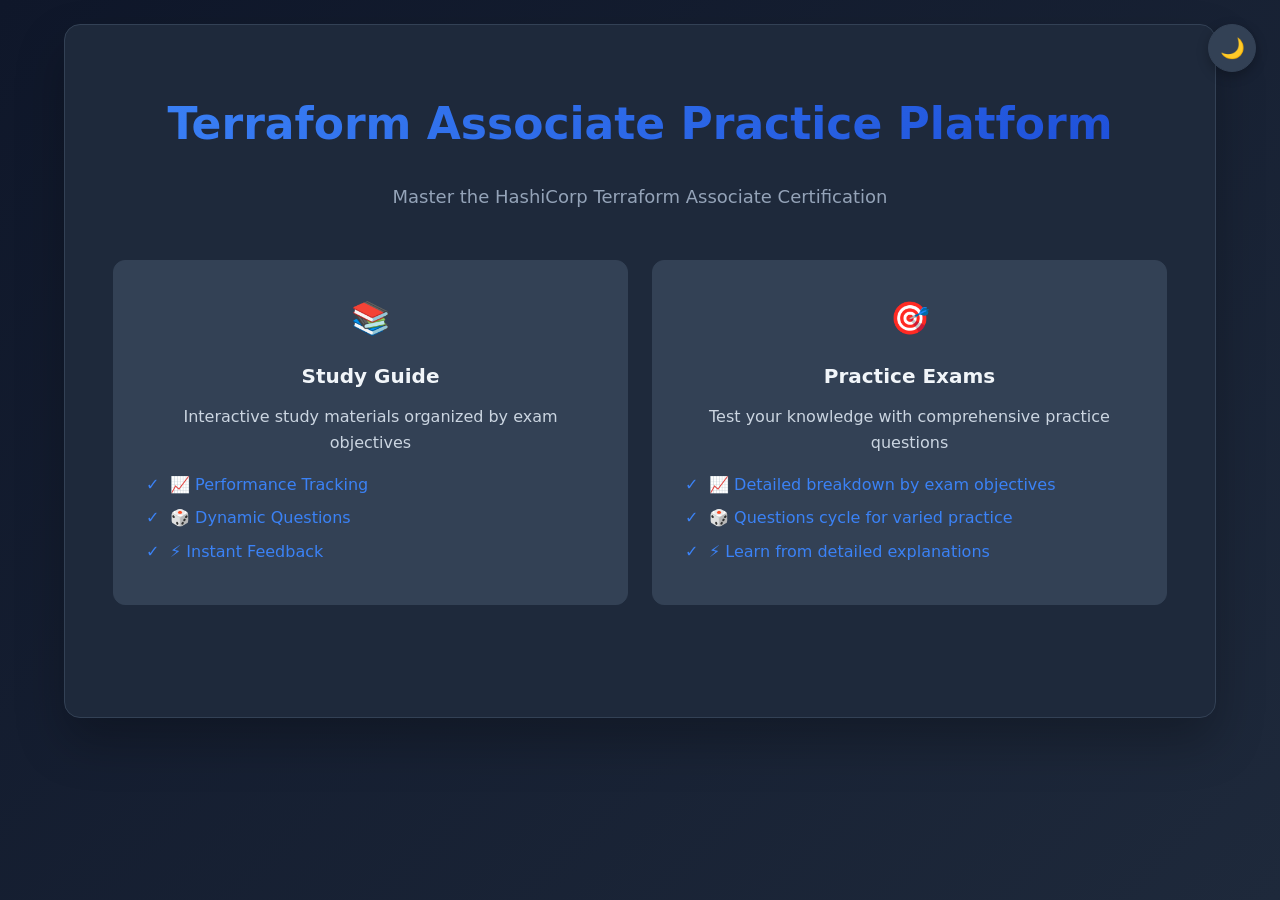
<file: index.html>
<!DOCTYPE html>
<html lang="en">
<head>
    <meta charset="UTF-8">
    <meta name="viewport" content="width=device-width, initial-scale=1.0, maximum-scale=5.0, user-scalable=yes">
    <title>Terraform Associate Practice Platform</title>
    <link rel="stylesheet" href="styles.css">
</head>
<body>
    <div class="container">
        <!-- Theme Toggle -->
        <div class="theme-toggle-container">
            <button class="theme-toggle" onclick="toggleTheme()" aria-label="Toggle theme">
                <span class="theme-icon">🌙</span>
            </button>
        </div>

        <!-- Welcome Screen -->
        <div class="screen active" id="welcome-screen">
            <div class="welcome-content">
                <h1>Terraform Associate Practice Platform</h1>
                <p class="subtitle">Master the HashiCorp Terraform Associate Certification</p>

                <div class="mode-selection">
                    <div class="mode-card" onclick="showStudyGuide()">
                        <div class="mode-icon">📚</div>
                        <h3>Study Guide</h3>
                        <p>Interactive study materials organized by exam objectives</p>
                        <ul>
                            <li>📈 Performance Tracking</li>
                            <li>🎲 Dynamic Questions</li>
                            <li>⚡ Instant Feedback</li>
                        </ul>
                    </div>

                    <div class="mode-card" onclick="showExamOptions()">
                        <div class="mode-icon">🎯</div>
                        <h3>Practice Exams</h3>
                        <p>Test your knowledge with comprehensive practice questions</p>
                        <ul>
                            <li>📈 Detailed breakdown by exam objectives</li>
                            <li>🎲 Questions cycle for varied practice</li>
                            <li>⚡ Learn from detailed explanations</li>
                        </ul>
                    </div>
                </div>
            </div>
        </div>

        <!-- Study Guide Screen -->
        <div class="screen" id="study-guide-screen">
            <div class="study-header">
                <button class="btn-back" onclick="goHome()">← Back to Home</button>
                <h1>Terraform Associate Study Guide</h1>
                <p>Comprehensive study materials for all 9 exam objectives</p>
            </div>

            <div class="objectives-grid" id="objectives-grid">
                <!-- Objectives will be populated by JavaScript -->
            </div>
        </div>

        <!-- Objective Detail Screen -->
        <div class="screen" id="objective-detail-screen">
            <div class="objective-header">
                <button class="btn-back" onclick="showStudyGuide()">← Back to Study Guide</button>
                <div class="objective-title" id="objective-title"></div>
                <div class="objective-description" id="objective-description"></div>
            </div>

            <div class="objective-content" id="objective-content">
                <!-- Content will be populated by JavaScript -->
            </div>

            <!-- Study Guide Navigation -->
            <div class="study-navigation">
                <button class="btn-nav" id="prev-objective-btn" onclick="navigateObjective('prev')" disabled>
                    ← Previous Objective
                </button>
                <div class="navigation-info">
                    <span class="objective-counter" id="objective-counter">Objective 1 of 9</span>
                    <div class="keyboard-hint">Use ← → arrow keys to navigate</div>
                </div>
                <button class="btn-nav" id="next-objective-btn" onclick="navigateObjective('next')">
                    Next Objective →
                </button>
            </div>

            <div class="objective-actions">
                <button class="btn-secondary" onclick="startObjectiveExam()">Practice Questions for This Objective</button>
            </div>
        </div>

        <!-- Exam Options Screen -->
        <div class="screen" id="exam-options-screen">
            <div class="exam-options-header">
                <button class="btn-back" onclick="goHome()">← Back to Home</button>
                <h1>Practice Exam Options</h1>
                <p>Choose your preferred exam format</p>
            </div>

            <div class="exam-types">
                <div class="exam-type-card" onclick="startFullExam()">
                    <div class="exam-icon">🏆</div>
                    <h3>Full Practice Exam</h3>
                    <p>57 questions covering all objectives - matches real exam format</p>
                    <div class="exam-details">
                        <span>60 minutes</span>
                        <span>Complete performance analysis</span>
                        <span>Real exam simulation</span>
                    </div>
                </div>

                <div class="exam-type-card" onclick="showCategoryExams()">
                    <div class="exam-icon">📋</div>
                    <h3>Category-based Exams</h3>
                    <p>Focus on specific exam objectives - untimed study mode</p>
                    <div class="exam-details">
                        <span>No time limit</span>
                        <span>Targeted practice</span>
                    </div>
                </div>
            </div>
        </div>

        <!-- Category Exams Screen -->
        <div class="screen" id="category-exams-screen">
            <div class="category-header">
                <button class="btn-back" onclick="showExamOptions()">← Back to Exam Options</button>
                <h1>Category-based Practice Exams</h1>
                <p>Select an objective to practice specific topics</p>
            </div>

            <div class="category-grid" id="category-grid">
                <!-- Categories will be populated by JavaScript -->
            </div>
        </div>

        <!-- Exam Screen -->
        <div class="screen" id="exam-screen">
            <div class="exam-header">
                <button class="btn-back" onclick="exitExam()">← Exit Exam</button>
                <div class="exam-progress">
                    <div class="progress-info">
                        <span id="questionCounter">Question 1 of 30</span>
                        <span id="timer">60:00</span>
                    </div>
                    <div class="progress-bar">
                        <div class="progress-fill" id="progressFill"></div>
                    </div>
                </div>
            </div>

            <div class="question-container">
                <div class="question-header">
                    <div class="question-meta">
                        <span class="difficulty-badge" id="difficultyBadge">Medium</span>
                        <span class="objective-badge" id="objectiveBadge">Objective 3</span>
                    </div>
                </div>

                <div class="question-content">
                    <h2 id="questionText">Question will appear here</h2>
                    <div class="code-block" id="codeBlock" style="display: none;">
                        <pre><code id="codeContent"></code></pre>
                    </div>
                </div>

                <div class="options-container" id="optionsContainer">
                    <!-- Options will be populated by JavaScript -->
                </div>

                <div class="question-actions">
                    <button class="btn-secondary" onclick="previousQuestion()">← Previous</button>
                    <button class="btn-primary" onclick="nextQuestion()">Next →</button>
                </div>
            </div>
        </div>

        <!-- Results Screen -->
        <div class="screen" id="results-screen">
            <div class="results-header">
                <h1>Exam Complete!</h1>
                <div class="score-display">
                    <div class="score-circle">
                        <span class="score-percentage" id="scorePercentage">0%</span>
                        <span class="score-text">Score</span>
                    </div>
                </div>
            </div>

            <div class="results-content">
                <div class="results-summary">
                    <div class="summary-card">
                        <h3>Overall Performance</h3>
                        <div class="performance-stats" id="performanceStats">
                            <!-- Stats will be populated by JavaScript -->
                        </div>
                    </div>

                    <div class="summary-card">
                        <h3>Performance by Objective</h3>
                        <div class="objective-breakdown" id="objectiveBreakdown">
                            <!-- Breakdown will be populated by JavaScript -->
                        </div>
                    </div>
                </div>

                <div class="results-actions">
                    <button class="btn-primary" onclick="reviewAnswers()">Review Answers</button>
                    <button class="btn-secondary" onclick="startNewExam()">Take Another Exam</button>
                    <button class="btn-secondary" onclick="goHome()">Back to Home</button>
                </div>
            </div>
        </div>

        <!-- Review Screen -->
        <div class="screen" id="review-screen">
            <div class="review-header">
                <button class="btn-back" onclick="showResults()">← Back to Results</button>
                <h1>Answer Review</h1>
                <div class="review-navigation">
                    <button class="btn-nav" onclick="previousReviewQuestion()">← Previous</button>
                    <span id="reviewCounter">Question 1 of 30</span>
                    <button class="btn-nav" onclick="nextReviewQuestion()">Next →</button>
                </div>
            </div>

            <div class="review-content">
                <div class="review-question">
                    <div class="question-meta">
                        <span class="difficulty-badge" id="reviewDifficultyBadge">Medium</span>
                        <span class="objective-badge" id="reviewObjectiveBadge">Objective 3</span>
                        <span class="result-badge" id="resultBadge">Correct</span>
                    </div>

                    <h2 id="reviewQuestionText">Question will appear here</h2>
                    <div class="code-block" id="reviewCodeBlock" style="display: none;">
                        <pre><code id="reviewCodeContent"></code></pre>
                    </div>

                    <div class="answer-comparison">
                        <div class="answer-section">
                            <h4>Your Answer:</h4>
                            <div class="answer-option user-answer" id="userAnswer">Option A</div>
                        </div>

                        <div class="answer-section">
                            <h4>Correct Answer:</h4>
                            <div class="answer-option correct-answer" id="correctAnswer">Option B</div>
                        </div>
                    </div>

                    <div class="explanation-section">
                        <h4>Explanation:</h4>
                        <p id="answerExplanation">Detailed explanation will appear here</p>
                    </div>
                </div>
            </div>
        </div>
    </div>

    <script src="questions_categorized.js"></script>
    <script src="script.js"></script>
</body>
</html>
</file>
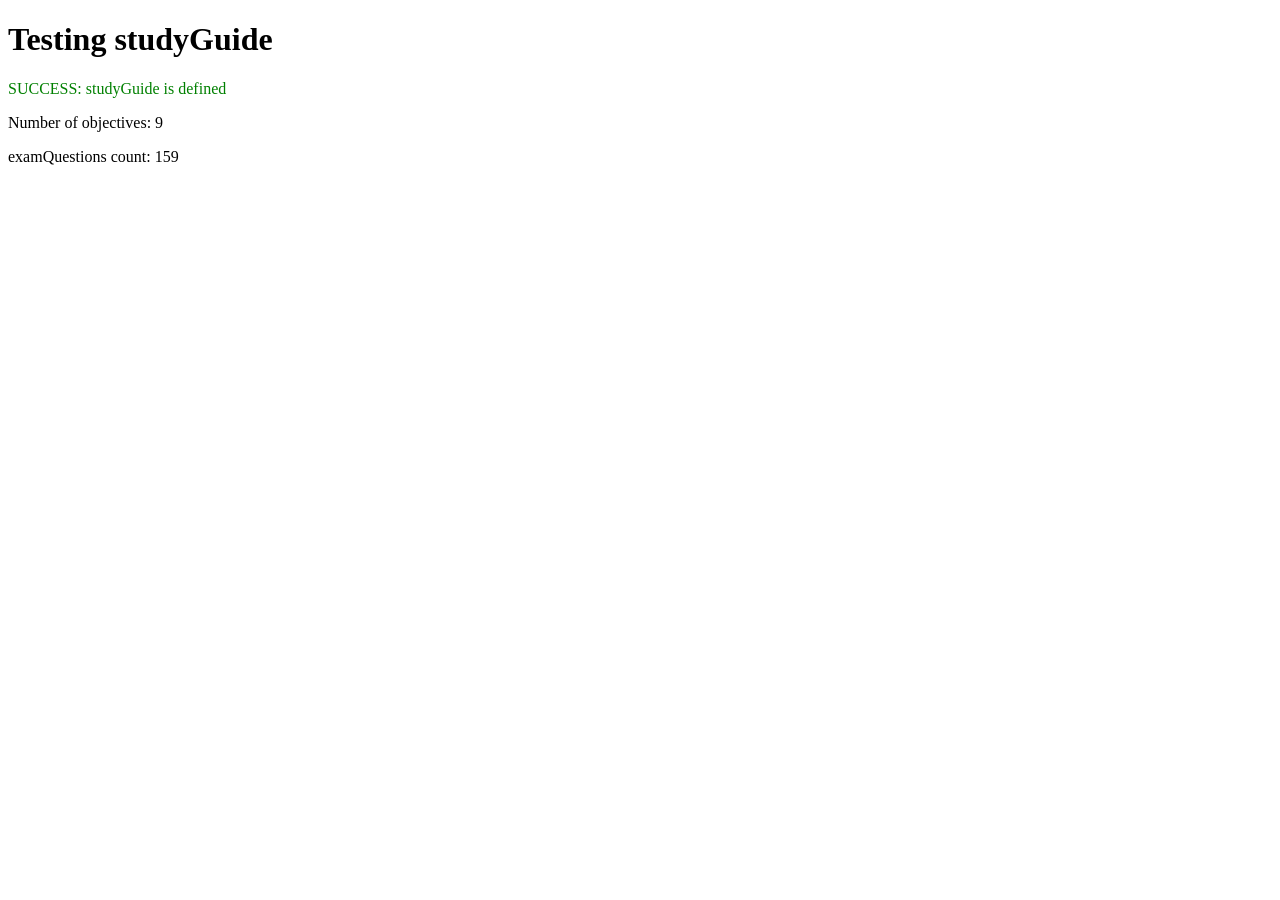
<file: test.html>
<!DOCTYPE html>
<html>
<head>
    <title>Test studyGuide</title>
</head>
<body>
    <h1>Testing studyGuide</h1>
    <div id="result"></div>
    
    <script src="questions_categorized.js"></script>
    <script>
        const resultDiv = document.getElementById('result');
        
        if (typeof studyGuide === 'undefined') {
            resultDiv.innerHTML = '<p style="color: red;">ERROR: studyGuide is not defined</p>';
        } else {
            resultDiv.innerHTML = '<p style="color: green;">SUCCESS: studyGuide is defined</p>';
            resultDiv.innerHTML += '<p>Number of objectives: ' + Object.keys(studyGuide).length + '</p>';
            resultDiv.innerHTML += '<p>examQuestions count: ' + examQuestions.length + '</p>';
        }
    </script>
</body>
</html>
</file>
<file: styles.css>
/* Modern Terraform Practice Platform Styles */

:root {
    /* Dark theme (default) - Modern dark UI principles */
    --bg-primary: linear-gradient(135deg, #0f172a 0%, #1e293b 100%);
    --bg-card: #1e293b;
    --bg-card-elevated: #334155;
    --bg-welcome: #1e293b;
    --bg-mode-card: #334155;
    --text-primary: #f1f5f9;
    --text-secondary: #cbd5e1;
    --text-tertiary: #94a3b8;
    --text-dark: #1e293b;
    --text-muted: #64748b;
    --border-color: #334155;
    --border-hover: #475569;
    --accent-primary: #3b82f6;
    --accent-secondary: #1d4ed8;
    --success: #10b981;
    --warning: #f59e0b;
    --error: #ef4444;
    --shadow: rgba(0, 0, 0, 0.25);
}

[data-theme="light"] {
    /* Light theme */
    --bg-primary: linear-gradient(135deg, #f8fafc 0%, #e2e8f0 100%);
    --bg-card: #ffffff;
    --bg-card-elevated: #ffffff;
    --bg-welcome: #ffffff;
    --bg-mode-card: #ffffff;
    --text-primary: #1e293b;
    --text-secondary: #475569;
    --text-tertiary: #64748b;
    --text-dark: #1e293b;
    --text-muted: #64748b;
    --border-color: #e2e8f0;
    --border-hover: #cbd5e1;
    --accent-primary: #3b82f6;
    --accent-secondary: #1d4ed8;
    --success: #16a34a;
    --warning: #d97706;
    --error: #dc2626;
    --shadow: rgba(0, 0, 0, 0.1);
}

* {
    margin: 0;
    padding: 0;
    box-sizing: border-box;
}

html {
    /* Improve scrolling performance on mobile */
    -webkit-overflow-scrolling: touch;
    /* Better font rendering on mobile */
    -webkit-text-size-adjust: 100%;
    -ms-text-size-adjust: 100%;
}

/* Improved text scaling for mobile devices */
@media (max-width: 480px) {
    html {
        font-size: 16px; /* Prevent iOS zoom on form focus */
    }

    /* Improve text legibility on small screens */
    .question-text {
        font-size: 1.15rem;
        line-height: 1.4;
    }

    .option-label {
        font-size: 0.95rem;
        line-height: 1.3;
    }

    /* Ensure code blocks are readable on mobile */
    .code-block {
        font-size: 0.8rem;
        overflow-x: auto;
        -webkit-overflow-scrolling: touch;
    }

    .code-block pre {
        padding: 1rem;
        white-space: pre;
        word-wrap: normal;
    }
}

body {
    font-family: 'Inter', -apple-system, BlinkMacSystemFont, 'Segoe UI', system-ui, sans-serif;
    background: var(--bg-primary);
    min-height: 100vh;
    color: var(--text-primary);
    line-height: 1.6;
    transition: background 0.3s ease, color 0.3s ease;
    -webkit-font-smoothing: antialiased;
    -moz-osx-font-smoothing: grayscale;
    /* Prevent zoom on double tap on iOS */
    touch-action: manipulation;
    /* Improve text rendering on mobile */
    text-rendering: optimizeLegibility;
}

.container {
    max-width: 1200px;
    margin: 0 auto;
    padding: 24px;
    /* Ensure content doesn't touch edges on very small screens */
    min-height: 100vh;
    position: relative;
    /* Handle iPhone safe area insets */
    padding-left: max(24px, env(safe-area-inset-left));
    padding-right: max(24px, env(safe-area-inset-right));
    padding-top: max(24px, env(safe-area-inset-top));
    padding-bottom: max(24px, env(safe-area-inset-bottom));
}

/* Theme Toggle Styles */
.theme-toggle-container {
    position: fixed;
    top: max(24px, env(safe-area-inset-top, 24px));
    right: max(24px, env(safe-area-inset-right, 24px));
    z-index: 1000;
}

.theme-toggle {
    background: var(--bg-card-elevated);
    border: 1px solid var(--border-color);
    border-radius: 50%;
    width: 48px;
    height: 48px;
    display: flex;
    align-items: center;
    justify-content: center;
    cursor: pointer;
    transition: all 0.3s ease;
    box-shadow: 0 4px 12px var(--shadow);
}

.theme-toggle:hover {
    border-color: var(--border-hover);
    transform: scale(1.05);
    box-shadow: 0 6px 20px var(--shadow);
    background: var(--bg-card);
}

.theme-icon {
    font-size: 1.25rem;
    transition: transform 0.3s ease;
}

.theme-toggle:hover .theme-icon {
    transform: rotate(15deg);
}

/* Screen Management */
.screen {
    display: none;
    animation: fadeIn 0.3s ease-out;
}

.screen.active {
    display: block;
}

@keyframes fadeIn {
    from { opacity: 0; transform: translateY(16px); }
    to { opacity: 1; transform: translateY(0); }
}

/* Welcome Screen Styles */
.welcome-content {
    text-align: center;
    background: var(--bg-welcome);
    border-radius: 16px;
    padding: 4rem 3rem;
    box-shadow: 0 24px 48px var(--shadow);
    border: 1px solid var(--border-color);
    transition: all 0.3s ease;
}

.welcome-content h1 {
    font-size: 2.75rem;
    font-weight: 800;
    margin-bottom: 1.5rem;
    background: linear-gradient(135deg, var(--accent-primary), var(--accent-secondary));
    -webkit-background-clip: text;
    -webkit-text-fill-color: transparent;
    background-clip: text;
    color: var(--text-primary);
}

.subtitle {
    font-size: 1.125rem;
    color: var(--text-tertiary);
    margin-bottom: 3rem;
    font-weight: 400;
}

.mode-selection {
    display: grid;
    grid-template-columns: repeat(auto-fit, minmax(320px, 1fr));
    gap: 1.5rem;
    margin-bottom: 3rem;
}

.mode-card {
    background: var(--bg-mode-card);
    border-radius: 12px;
    padding: 2rem;
    cursor: pointer;
    transition: all 0.2s ease;
    border: 1px solid var(--border-color);
    position: relative;
    overflow: hidden;
    /* Enhanced touch interaction */
    -webkit-tap-highlight-color: transparent;
    user-select: none;
    /* Minimum touch target size */
    min-height: 200px;
}

.mode-card::before {
    content: '';
    position: absolute;
    top: 0;
    left: 0;
    right: 0;
    height: 3px;
    background: linear-gradient(90deg, var(--accent-primary), var(--accent-secondary));
    transform: scaleX(0);
    transition: transform 0.2s ease;
}

.mode-card:hover::before {
    transform: scaleX(1);
}

.mode-card:hover {
    transform: translateY(-2px);
    box-shadow: 0 12px 24px var(--shadow);
    border-color: var(--border-hover);
    background: var(--bg-card-elevated);
}

.mode-icon {
    font-size: 2rem;
    margin-bottom: 1rem;
    color: var(--accent-primary);
}

.mode-card h3 {
    font-size: 1.25rem;
    font-weight: 600;
    margin-bottom: 0.75rem;
    color: var(--text-primary);
}

.mode-card p {
    color: var(--text-secondary);
    margin-bottom: 1rem;
    line-height: 1.6;
}

.mode-card ul {
    list-style: none;
    text-align: left;
}

.mode-card li {
    color: var(--accent-primary);
    margin-bottom: 0.5rem;
    position: relative;
    padding-left: 1.5rem;
}

.mode-card li::before {
    content: '✓';
    position: absolute;
    left: 0;
    color: var(--accent-primary);
    font-weight: bold;
}

.exam-info {
    display: grid;
    grid-template-columns: repeat(auto-fit, minmax(250px, 1fr));
    gap: 1.5rem;
    margin-top: 2rem;
}

.info-card {
    background: var(--bg-card);
    border-radius: 12px;
    padding: 1.5rem;
    border: 1px solid var(--border-color);
    transition: all 0.3s ease;
    box-shadow: 0 4px 12px var(--shadow);
}

.info-card:hover {
    transform: translateY(-2px);
    border-color: var(--border-hover);
    box-shadow: 0 8px 25px var(--shadow);
    background: var(--bg-card-elevated);
}

.info-card h3 {
    color: var(--text-primary);
    margin-bottom: 0.5rem;
    font-size: 1.1rem;
    font-weight: 600;
}

.info-card p {
    color: var(--text-secondary);
    font-size: 0.9rem;
}

/* Button Styles */
.btn-back {
    background: none;
    border: 2px solid #667eea;
    color: #667eea;
    padding: 0.75rem 1.5rem;
    border-radius: 8px;
    cursor: pointer;
    font-weight: 500;
    transition: all 0.3s ease;
    margin-bottom: 2rem;
}

.btn-back:hover {
    background: #667eea;
    color: white;
}

.btn-primary {
    background: linear-gradient(135deg, #3b82f6, #1d4ed8);
    color: white;
    border: none;
    padding: 0.875rem 1.75rem;
    border-radius: 8px;
    cursor: pointer;
    font-weight: 500;
    font-size: 0.95rem;
    transition: all 0.2s ease;
    margin: 0.25rem;
    box-shadow: 0 2px 4px rgba(59, 130, 246, 0.2);
    /* Enhanced mobile interaction */
    -webkit-tap-highlight-color: transparent;
    user-select: none;
    /* Minimum touch target size */
    min-height: 44px;
}

.btn-primary:hover {
    transform: translateY(-1px);
    box-shadow: 0 4px 12px rgba(59, 130, 246, 0.3);
    background: linear-gradient(135deg, #2563eb, #1e40af);
}

.btn-secondary {
    background: rgba(255, 255, 255, 0.95);
    color: #475569;
    border: 1px solid #cbd5e1;
    padding: 0.875rem 1.75rem;
    border-radius: 8px;
    cursor: pointer;
    font-weight: 500;
    font-size: 0.95rem;
    transition: all 0.2s ease;
    margin: 0.25rem;
}

.btn-secondary:hover {
    background: #f8fafc;
    border-color: #94a3b8;
    color: #334155;
    transform: translateY(-1px);
}

.btn-back {
    background: rgba(255, 255, 255, 0.9);
    color: #64748b;
    border: 1px solid #e2e8f0;
    padding: 0.5rem 1rem;
    border-radius: 6px;
    cursor: pointer;
    font-weight: 500;
    font-size: 0.875rem;
    transition: all 0.2s ease;
    margin-bottom: 1.5rem;
}

.btn-back:hover {
    background: white;
    color: #475569;
    border-color: #cbd5e1;
}

/* Study Guide Styles */
.study-header {
    text-align: center;
    margin-bottom: 3rem;
}

.study-header h1 {
    color: var(--text-primary);
    font-size: 2.5rem;
    margin-bottom: 1rem;
}

.study-header p {
    color: var(--text-secondary);
    font-size: 1.2rem;
}

.objectives-grid {
    display: grid;
    grid-template-columns: repeat(auto-fit, minmax(350px, 1fr));
    gap: 1.5rem;
}

.objective-card {
    background: var(--bg-card);
    border-radius: 16px;
    padding: 2rem;
    cursor: pointer;
    transition: all 0.3s ease;
    box-shadow: 0 4px 12px var(--shadow);
    border: 1px solid var(--border-color);
}

.objective-card:hover {
    transform: translateY(-5px);
    box-shadow: 0 15px 30px var(--shadow);
    background: var(--bg-card-elevated);
    border-color: var(--border-hover);
}

.objective-number {
    background: linear-gradient(135deg, var(--accent-primary), var(--accent-secondary));
    color: white;
    padding: 0.5rem 1rem;
    border-radius: 20px;
    font-size: 0.9rem;
    font-weight: 600;
    display: inline-block;
    margin-bottom: 1rem;
}

.objective-card h3 {
    font-size: 1.3rem;
    margin-bottom: 1rem;
    color: var(--text-primary);
    line-height: 1.4;
}

.objective-card p {
    color: var(--text-secondary);
    margin-bottom: 1rem;
    line-height: 1.6;
}

.topic-count {
    color: var(--accent-primary);
    font-weight: 500;
    font-size: 0.9rem;
}

/* Objective Detail Styles */
.objective-header {
    background: var(--bg-card);
    border-radius: 16px;
    padding: 2rem;
    margin-bottom: 2rem;
    box-shadow: 0 4px 12px var(--shadow);
    border: 1px solid var(--border-color);
}

.objective-title h1 {
    color: var(--text-primary);
    margin-bottom: 1rem;
}

.objective-description {
    color: var(--text-secondary);
    font-size: 1.1rem;
    line-height: 1.6;
}

.objective-content {
    background: var(--bg-card);
    border-radius: 16px;
    padding: 2rem;
    margin-bottom: 2rem;
    box-shadow: 0 4px 12px var(--shadow);
    border: 1px solid var(--border-color);
}

.content-section {
    margin-bottom: 3rem;
    padding-bottom: 2rem;
    border-bottom: 1px solid var(--border-color);
}

.content-section:last-child {
    border-bottom: none;
    margin-bottom: 0;
}

.content-section h3 {
    color: var(--text-primary);
    margin-bottom: 1rem;
    font-size: 1.4rem;
}

.content-section p {
    color: var(--text-secondary);
    line-height: 1.8;
    font-size: 1rem;
}

/* Formatted content styles */
.formatted-content {
    color: var(--text-secondary);
    line-height: 1.8;
    font-size: 1rem;
}

.formatted-content h4 {
    color: var(--text-primary);
    font-size: 1.2rem;
    font-weight: 600;
    margin: 1.5rem 0 0.8rem 0;
    text-transform: uppercase;
    letter-spacing: 0.5px;
}

.formatted-content h5 {
    color: var(--text-primary);
    font-size: 1.1rem;
    font-weight: 600;
    margin: 1.2rem 0 0.6rem 0;
    border-left: 3px solid var(--accent-primary);
    padding-left: 0.8rem;
}

.formatted-content h6 {
    color: var(--text-primary);
    font-size: 1rem;
    font-weight: 600;
    margin: 1rem 0 0.5rem 0;
    font-style: italic;
}

.formatted-content .example-block {
    background: var(--bg-card-elevated);
    border-left: 4px solid var(--success);
    padding: 1rem;
    margin: 1rem 0;
    border-radius: 0 8px 8px 0;
}

.formatted-content .analogy-block {
    background: var(--bg-card-elevated);
    border-left: 4px solid var(--warning);
    padding: 1rem;
    margin: 1rem 0;
    border-radius: 0 8px 8px 0;
    font-style: italic;
}

.formatted-content p {
    margin-bottom: 1rem;
}

.formatted-content ul {
    margin: 1rem 0;
    padding-left: 0;
}

.formatted-content li {
    margin: 0.5rem 0;
    padding-left: 1.5rem;
    position: relative;
    list-style: none;
}

.formatted-content li::before {
    content: "•";
    color: var(--accent-primary);
    font-weight: bold;
    position: absolute;
    left: 0;
}

.formatted-content ol {
    margin: 1rem 0;
    padding-left: 1.5rem;
}

.formatted-content ol li {
    list-style: decimal;
    padding-left: 0.5rem;
}

.formatted-content ol li::before {
    display: none;
}

.formatted-content code {
    background: var(--bg-card-elevated);
    color: var(--accent-primary);
    padding: 0.2rem 0.4rem;
    border-radius: 4px;
    font-family: 'Monaco', 'Menlo', monospace;
    font-size: 0.9rem;
}

.formatted-content pre {
    background: var(--bg-card-elevated);
    padding: 1rem;
    border-radius: 8px;
    margin: 1rem 0;
    overflow-x: auto;
    border: 1px solid var(--border-color);
}

.formatted-content pre code {
    background: none;
    padding: 0;
    color: var(--text-primary);
    font-size: 0.9rem;
    line-height: 1.5;
}

/* Study Guide Navigation */
.study-navigation {
    display: flex;
    justify-content: space-between;
    align-items: center;
    margin: 2rem 0;
    padding: 1.5rem;
    background: var(--bg-secondary);
    border-radius: 10px;
    border: 1px solid var(--border-color);
}

.btn-nav {
    background: var(--primary-color);
    color: white;
    border: none;
    padding: 0.75rem 1.5rem;
    border-radius: 6px;
    font-weight: 600;
    font-size: 0.9rem;
    cursor: pointer;
    transition: all 0.2s ease;
    min-width: 160px;
    display: flex;
    align-items: center;
    justify-content: center;
    gap: 0.5rem;
}

.btn-nav:hover:not(:disabled) {
    background: var(--primary-hover);
    transform: translateY(-1px);
}

.btn-nav:disabled {
    background: var(--bg-tertiary);
    color: var(--text-secondary);
    cursor: not-allowed;
    transform: none;
}

.objective-counter {
    font-weight: 600;
    color: var(--text-primary);
    font-size: 0.9rem;
    padding: 0.5rem;
    background: var(--bg-primary);
    border-radius: 6px;
    border: 1px solid var(--border-color);
}

.navigation-info {
    display: flex;
    flex-direction: column;
    align-items: center;
    gap: 0.5rem;
}

.keyboard-hint {
    font-size: 0.75rem;
    color: var(--text-secondary);
    font-style: italic;
    opacity: 0.8;
}

/* Mobile responsiveness for navigation */
@media (max-width: 768px) {
    .study-navigation {
        flex-direction: column;
        gap: 1rem;
        padding: 1rem;
    }
    
    .btn-nav {
        width: 100%;
        min-width: auto;
    }
    
    .navigation-info {
        order: -1;
        text-align: center;
    }
    
    .keyboard-hint {
        display: none; /* Hide keyboard hint on mobile */
    }
}

.objective-actions {
    text-align: center;
}

/* Exam Options Styles */
.exam-options-header {
    text-align: center;
    margin-bottom: 3rem;
}

.exam-options-header h1 {
    color: var(--text-primary);
    font-size: 2.5rem;
    margin-bottom: 1rem;
}

.exam-options-header p {
    color: var(--text-secondary);
    font-size: 1.2rem;
}

.exam-types {
    display: grid;
    grid-template-columns: repeat(auto-fit, minmax(400px, 1fr));
    gap: 2rem;
}

.exam-type-card {
    background: var(--bg-card);
    border-radius: 16px;
    padding: 2.5rem;
    cursor: pointer;
    transition: all 0.3s ease;
    box-shadow: 0 4px 12px var(--shadow);
    text-align: center;
    border: 1px solid var(--border-color);
}

.exam-type-card:hover {
    transform: translateY(-5px);
    box-shadow: 0 15px 30px var(--shadow);
    background: var(--bg-card-elevated);
    border-color: var(--border-hover);
}

.exam-icon {
    font-size: 4rem;
    margin-bottom: 1.5rem;
}

.exam-type-card h3 {
    font-size: 1.8rem;
    margin-bottom: 1rem;
    color: var(--text-primary);
}

.exam-type-card p {
    color: var(--text-secondary);
    margin-bottom: 1.5rem;
    font-size: 1.1rem;
}

.exam-details {
    display: flex;
    justify-content: center;
    gap: 1rem;
    flex-wrap: wrap;
}

.exam-details span {
    background: var(--bg-card-elevated);
    color: var(--accent-primary);
    padding: 0.5rem 1rem;
    border-radius: 20px;
    font-size: 0.9rem;
    font-weight: 500;
    border: 1px solid var(--border-color);
}

/* Category Exams Styles */
.category-header {
    text-align: center;
    margin-bottom: 3rem;
}

.category-header h1 {
    color: var(--text-primary);
    font-size: 2.5rem;
    margin-bottom: 1rem;
}

.category-header p {
    color: var(--text-secondary);
    font-size: 1.2rem;
}

.category-grid {
    display: grid;
    grid-template-columns: repeat(auto-fit, minmax(300px, 1fr));
    gap: 1.5rem;
}

.category-card {
    background: var(--bg-card);
    border-radius: 16px;
    padding: 2rem;
    cursor: pointer;
    transition: all 0.3s ease;
    box-shadow: 0 4px 12px var(--shadow);
    border: 1px solid var(--border-color);
}

.category-card:hover {
    transform: translateY(-5px);
    box-shadow: 0 15px 30px var(--shadow);
    background: var(--bg-card-elevated);
    border-color: var(--border-hover);
}

.category-number {
    background: linear-gradient(135deg, var(--accent-primary), var(--accent-secondary));
    color: white;
    padding: 0.5rem 1rem;
    border-radius: 20px;
    font-size: 0.9rem;
    font-weight: 600;
    display: inline-block;
    margin-bottom: 1rem;
}

.category-card h3 {
    font-size: 1.3rem;
    margin-bottom: 1rem;
    color: var(--text-primary);
    line-height: 1.4;
}

.category-stats {
    display: flex;
    gap: 1rem;
    justify-content: space-between;
}

.category-stats span {
    background: var(--bg-card-elevated);
    color: var(--accent-primary);
    padding: 0.4rem 0.8rem;
    border-radius: 16px;
    font-size: 0.9rem;
    font-weight: 500;
    border: 1px solid var(--border-color);
}

/* Exam Screen Styles */
.exam-header {
    background: var(--bg-card);
    border-radius: 16px;
    padding: 1.5rem;
    margin-bottom: 2rem;
    border: 1px solid var(--border-color);
    box-shadow: 0 8px 25px var(--shadow);
}

.exam-progress {
    display: flex;
    flex-direction: column;
    gap: 1rem;
}

.progress-info {
    display: flex;
    justify-content: space-between;
    align-items: center;
    color: var(--text-primary);
    font-weight: 500;
}

.progress-bar {
    background: var(--bg-card-elevated);
    border-radius: 10px;
    height: 8px;
    overflow: hidden;
    border: 1px solid var(--border-color);
}

.progress-fill {
    background: linear-gradient(135deg, var(--accent-primary), var(--accent-secondary));
    height: 100%;
    border-radius: 10px;
    transition: width 0.3s ease;
}

.question-container {
    background: var(--bg-card);
    border-radius: 16px;
    padding: 2rem;
    border: 1px solid var(--border-color);
    box-shadow: 0 8px 25px var(--shadow);
}

.question-meta {
    display: flex;
    gap: 1rem;
    margin-bottom: 2rem;
}

.difficulty-badge {
    padding: 0.4rem 1rem;
    border-radius: 20px;
    font-size: 0.9rem;
    font-weight: 600;
}

.difficulty-badge.easy {
    background: rgba(34, 197, 94, 0.2);
    color: var(--success);
    border: 1px solid rgba(34, 197, 94, 0.3);
}

.difficulty-badge.medium {
    background: rgba(251, 191, 36, 0.2);
    color: var(--warning);
    border: 1px solid rgba(251, 191, 36, 0.3);
}

.difficulty-badge.hard {
    background: rgba(239, 68, 68, 0.2);
    color: var(--error);
    border: 1px solid rgba(239, 68, 68, 0.3);
}

.objective-badge {
    background: rgba(59, 130, 246, 0.2);
    color: var(--accent-primary);
    border: 1px solid rgba(59, 130, 246, 0.3);
    padding: 0.4rem 1rem;
    border-radius: 20px;
    font-size: 0.9rem;
    font-weight: 600;
}

.question-content h2 {
    color: var(--text-primary);
    margin-bottom: 1.5rem;
    line-height: 1.6;
    font-size: 1.4rem;
    font-weight: 600;
}

.code-block {
    background: #2d3748;
    border-radius: 8px;
    padding: 1.5rem;
    margin: 1.5rem 0;
    overflow-x: auto;
}

.code-block pre {
    margin: 0;
    color: #e2e8f0;
    font-family: 'Monaco', 'Consolas', monospace;
    font-size: 0.9rem;
    line-height: 1.6;
}

.options-container {
    margin: 2rem 0;
}

.option {
    background: var(--bg-card-elevated);
    border: 1px solid var(--border-color);
    border-radius: 12px;
    padding: 1rem;
    margin-bottom: 1rem;
    cursor: pointer;
    transition: all 0.3s ease;
    display: flex;
    align-items: center;
    gap: 1rem;
    color: var(--text-primary);
    /* Enhanced mobile interaction */
    -webkit-tap-highlight-color: transparent;
    user-select: none;
    /* Minimum touch target size for mobile */
    min-height: 56px;
}

.option:hover {
    border-color: var(--accent-primary);
    background: var(--bg-card);
    transform: translateY(-1px);
    box-shadow: 0 4px 12px var(--shadow);
}

.option.selected {
    border-color: var(--accent-primary);
    background: var(--bg-card);
    color: var(--text-primary);
    box-shadow: 0 0 0 1px var(--accent-primary);
}

.option-letter {
    background: var(--accent-primary);
    color: white;
    width: 32px;
    height: 32px;
    border-radius: 50%;
    display: flex;
    align-items: center;
    justify-content: center;
    font-weight: 600;
    font-size: 0.9rem;
    flex-shrink: 0;
}

.option.selected .option-letter {
    background: var(--accent-secondary);
    color: white;
}

.option.correct-feedback {
    border-color: var(--success);
    background: rgba(16, 185, 129, 0.1);
    color: var(--text-primary);
}

.option.correct-feedback .option-letter {
    background: var(--success);
    color: white;
}

.option.incorrect-feedback {
    border-color: var(--error);
    background: rgba(239, 68, 68, 0.1);
    color: var(--text-primary);
}

.option.incorrect-feedback .option-letter {
    background: var(--error);
    color: white;
}

.option-text {
    flex: 1;
    line-height: 1.5;
}

.question-actions {
    display: flex;
    justify-content: space-between;
    margin-top: 2rem;
}

/* Results Screen Styles */
.results-header {
    text-align: center;
    margin-bottom: 3rem;
}

.results-header h1 {
    color: var(--text-primary);
    font-size: 3rem;
    margin-bottom: 2rem;
    font-weight: 700;
}

.score-display {
    margin-bottom: 2rem;
}

.score-circle {
    background: var(--bg-card);
    border: 2px solid var(--border-color);
    border-radius: 50%;
    width: 200px;
    height: 200px;
    display: flex;
    flex-direction: column;
    align-items: center;
    justify-content: center;
    margin: 0 auto;
    box-shadow: 0 15px 35px var(--shadow);
}

.score-percentage {
    font-size: 3rem;
    font-weight: 700;
    color: var(--accent-primary);
}

.score-text {
    color: var(--text-tertiary);
    font-weight: 500;
}

.results-content {
    background: var(--bg-card);
    border: 1px solid var(--border-color);
    border-radius: 16px;
    padding: 2rem;
    box-shadow: 0 8px 25px var(--shadow);
}

.results-summary {
    display: grid;
    grid-template-columns: repeat(auto-fit, minmax(400px, 1fr));
    gap: 2rem;
    margin-bottom: 2rem;
}

.summary-card {
    background: var(--bg-card-elevated);
    border: 1px solid var(--border-color);
    border-radius: 12px;
    padding: 1.5rem;
}

.summary-card h3 {
    color: var(--text-primary);
    margin-bottom: 1.5rem;
    font-size: 1.3rem;
}

.performance-stats {
    display: flex;
    flex-direction: column;
    gap: 1rem;
}

.stat-item {
    display: flex;
    justify-content: space-between;
    align-items: center;
    padding: 0.5rem 0;
}

.stat-label {
    color: #666;
}

.stat-value {
    font-weight: 600;
    color: #333;
}

.objective-breakdown {
    display: flex;
    flex-direction: column;
    gap: 1rem;
}

.objective-score {
    padding: 1rem;
    border-radius: 8px;
    background: white;
    border: 1px solid #e2e8f0;
}

.objective-info {
    display: flex;
    justify-content: space-between;
    align-items: center;
    margin-bottom: 0.5rem;
}

.objective-name {
    font-size: 0.9rem;
    color: #333;
    flex: 1;
}

.objective-score-text {
    font-weight: 600;
    color: #667eea;
}

.score-bar {
    background: #f0f0f0;
    border-radius: 4px;
    height: 6px;
    overflow: hidden;
    margin-bottom: 0.5rem;
}

.score-fill {
    background: linear-gradient(135deg, #667eea, #764ba2);
    height: 100%;
    border-radius: 4px;
    transition: width 0.3s ease;
}

.recommendation {
    font-size: 0.8rem;
    color: #666;
}

.results-actions {
    text-align: center;
    margin-top: 2rem;
}

/* Review Screen Styles */
.review-header {
    background: white;
    border-radius: 16px;
    padding: 1.5rem;
    margin-bottom: 2rem;
    box-shadow: 0 4px 12px rgba(0, 0, 0, 0.1);
}

.review-header h1 {
    color: #333;
    margin-bottom: 1rem;
}

.review-navigation {
    display: flex;
    justify-content: space-between;
    align-items: center;
}

.btn-nav {
    background: #667eea;
    color: white;
    border: none;
    padding: 0.5rem 1rem;
    border-radius: 8px;
    cursor: pointer;
    font-weight: 500;
}

.review-content {
    background: white;
    border-radius: 16px;
    padding: 2rem;
    box-shadow: 0 4px 12px rgba(0, 0, 0, 0.1);
}

.result-badge {
    padding: 0.4rem 1rem;
    border-radius: 20px;
    font-size: 0.9rem;
    font-weight: 600;
}

.result-badge.correct {
    background: #d4edda;
    color: #155724;
}

.result-badge.incorrect {
    background: #f8d7da;
    color: #721c24;
}

.answer-comparison {
    display: grid;
    grid-template-columns: repeat(auto-fit, minmax(250px, 1fr));
    gap: 1.5rem;
    margin: 2rem 0;
}

.answer-section h4 {
    color: #333;
    margin-bottom: 1rem;
}

.answer-option {
    padding: 1rem;
    border-radius: 8px;
    border: 2px solid #e2e8f0;
}

.correct-answer {
    border-color: #28a745;
    background: #d4edda;
    color: #155724;
}

.incorrect-answer {
    border-color: #dc3545;
    background: #f8d7da;
    color: #721c24;
}

.explanation-section {
    background: #f8f9ff;
    border-radius: 8px;
    padding: 1.5rem;
    margin-top: 2rem;
}

.explanation-section h4 {
    color: #333;
    margin-bottom: 1rem;
}

.explanation-section p {
    color: #666;
    line-height: 1.6;
}

/* Instant Feedback Styles */
.instant-explanation {
    background: var(--bg-card-elevated);
    border: 1px solid var(--border-color);
    border-radius: 12px;
    padding: 1.5rem;
    margin-top: 1.5rem;
    display: none;
    animation: slideIn 0.3s ease-out;
}

.feedback-header {
    display: flex;
    align-items: center;
    gap: 0.5rem;
    margin-bottom: 1rem;
    font-weight: 600;
    font-size: 1.1rem;
}

.feedback-header.correct {
    color: var(--success);
}

.feedback-header.incorrect {
    color: var(--error);
}

.feedback-icon {
    font-size: 1.2rem;
}

.explanation-text {
    color: var(--text-secondary);
    line-height: 1.6;
}

@keyframes slideIn {
    from {
        opacity: 0;
        transform: translateY(-10px);
    }
    to {
        opacity: 1;
        transform: translateY(0);
    }
}

/* Responsive Design */

/* Small mobile devices (iPhone SE, small phones) */
@media (max-width: 375px) {
    .container {
        padding: 12px;
    }

    .theme-toggle-container {
        top: 16px;
        right: 16px;
    }

    .theme-toggle {
        width: 40px;
        height: 40px;
    }

    .welcome-content h1 {
        font-size: 1.75rem;
        line-height: 1.2;
        margin-bottom: 0.5rem;
    }

    .subtitle {
        font-size: 0.9rem;
        margin-bottom: 1.5rem;
    }

    .mode-card {
        padding: 1rem;
        margin-bottom: 1rem;
    }

    .mode-card h3 {
        font-size: 1.1rem;
    }

    .mode-icon {
        font-size: 2rem;
        margin-bottom: 0.5rem;
    }

    .info-card {
        padding: 1rem;
    }

    .question-text {
        font-size: 0.95rem;
        line-height: 1.5;
    }

    .answer-option {
        padding: 0.75rem;
        font-size: 0.9rem;
    }

    .btn-primary {
        padding: 0.75rem 1.25rem;
        font-size: 0.9rem;
        width: 100%;
        margin: 0.25rem 0;
    }

    .btn-back {
        padding: 0.6rem 1.2rem;
        font-size: 0.9rem;
    }
}

/* Mobile devices (standard smartphones) */
@media (max-width: 480px) {
    .container {
        padding: 16px;
    }

    .welcome-content h1 {
        font-size: 2rem;
        line-height: 1.3;
    }

    .mode-selection {
        grid-template-columns: 1fr;
        gap: 1rem;
    }

    .mode-card {
        text-align: left;
        padding: 1.5rem;
    }

    .exam-info {
        grid-template-columns: 1fr;
        gap: 1rem;
    }

    .exam-types {
        grid-template-columns: 1fr;
        gap: 1rem;
    }

    .category-grid {
        grid-template-columns: 1fr;
        gap: 1rem;
    }

    .objectives-grid {
        grid-template-columns: 1fr;
        gap: 1rem;
    }

    .question-content {
        padding: 1rem;
    }

    .question-header {
        flex-direction: column;
        align-items: flex-start;
        gap: 0.5rem;
    }

    .question-meta {
        flex-direction: column;
        align-items: flex-start;
        gap: 0.25rem;
    }

    .question-actions {
        flex-direction: column;
        gap: 0.75rem;
    }

    .question-actions .btn-primary {
        width: 100%;
    }

    .progress-bar {
        height: 6px;
    }
}

/* Tablets and larger mobile devices */
@media (max-width: 768px) {
    .container {
        padding: 20px;
    }

    .welcome-content h1 {
        font-size: 2.25rem;
    }

    .mode-selection {
        grid-template-columns: 1fr;
        gap: 1.5rem;
    }

    .exam-types {
        grid-template-columns: 1fr;
        gap: 1.5rem;
    }

    .category-grid {
        grid-template-columns: repeat(auto-fit, minmax(280px, 1fr));
    }

    .objectives-grid {
        grid-template-columns: 1fr;
    }

    .results-summary {
        grid-template-columns: 1fr;
        gap: 1.5rem;
    }

    .answer-comparison {
        grid-template-columns: 1fr;
        gap: 1rem;
    }

    .question-actions {
        flex-direction: column;
        gap: 1rem;
    }

    .review-navigation {
        flex-direction: column;
        gap: 1rem;
        text-align: center;
    }

    .timer {
        position: static;
        margin-bottom: 1rem;
        text-align: center;
    }
}

/* Small tablets and landscape phones */
@media (max-width: 1024px) and (orientation: landscape) {
    .theme-toggle-container {
        top: 16px;
        right: 20px;
    }

    .mode-selection {
        grid-template-columns: repeat(auto-fit, minmax(300px, 1fr));
    }

    .exam-types {
        grid-template-columns: repeat(auto-fit, minmax(280px, 1fr));
    }

    .category-grid {
        grid-template-columns: repeat(auto-fit, minmax(250px, 1fr));
    }
}

/* Touch device improvements */
@media (hover: none) and (pointer: coarse) {
    .mode-card,
    .exam-type-card,
    .category-card,
    .objective-card,
    .answer-option,
    .btn-primary,
    .btn-back,
    .theme-toggle {
        cursor: default;
    }

    /* Larger touch targets for mobile */
    .answer-option {
        min-height: 48px;
        padding: 1rem;
    }

    .btn-primary,
    .btn-back {
        min-height: 44px;
        padding: 0.75rem 1.5rem;
    }

    .theme-toggle {
        min-height: 48px;
        min-width: 48px;
    }

    /* Remove hover effects on touch devices */
    .mode-card:hover,
    .exam-type-card:hover,
    .category-card:hover,
    .objective-card:hover,
    .info-card:hover {
        transform: none;
        box-shadow: 0 4px 12px var(--shadow);
    }
}

/* High DPI displays */
@media (-webkit-min-device-pixel-ratio: 2), (min-resolution: 2dppx) {
    .theme-icon {
        font-size: 1.1rem;
    }

    .mode-icon {
        font-size: 2.5rem;
    }
}

/* Accessibility improvements */
@media (prefers-reduced-motion: reduce) {
    *,
    *::before,
    *::after {
        animation-duration: 0.01ms !important;
        animation-iteration-count: 1 !important;
        transition-duration: 0.01ms !important;
    }
}

/* Focus improvements for keyboard navigation */
.option:focus,
.btn-primary:focus,
.btn-secondary:focus,
.theme-toggle:focus {
    outline: 2px solid var(--accent-primary);
    outline-offset: 2px;
}

/* Print styles */
@media print {
    .theme-toggle-container,
    .question-actions {
        display: none !important;
    }

    .container {
        max-width: none;
        padding: 0;
    }

    .question-content {
        box-shadow: none;
        border: 1px solid #ccc;
    }
}
</file>
